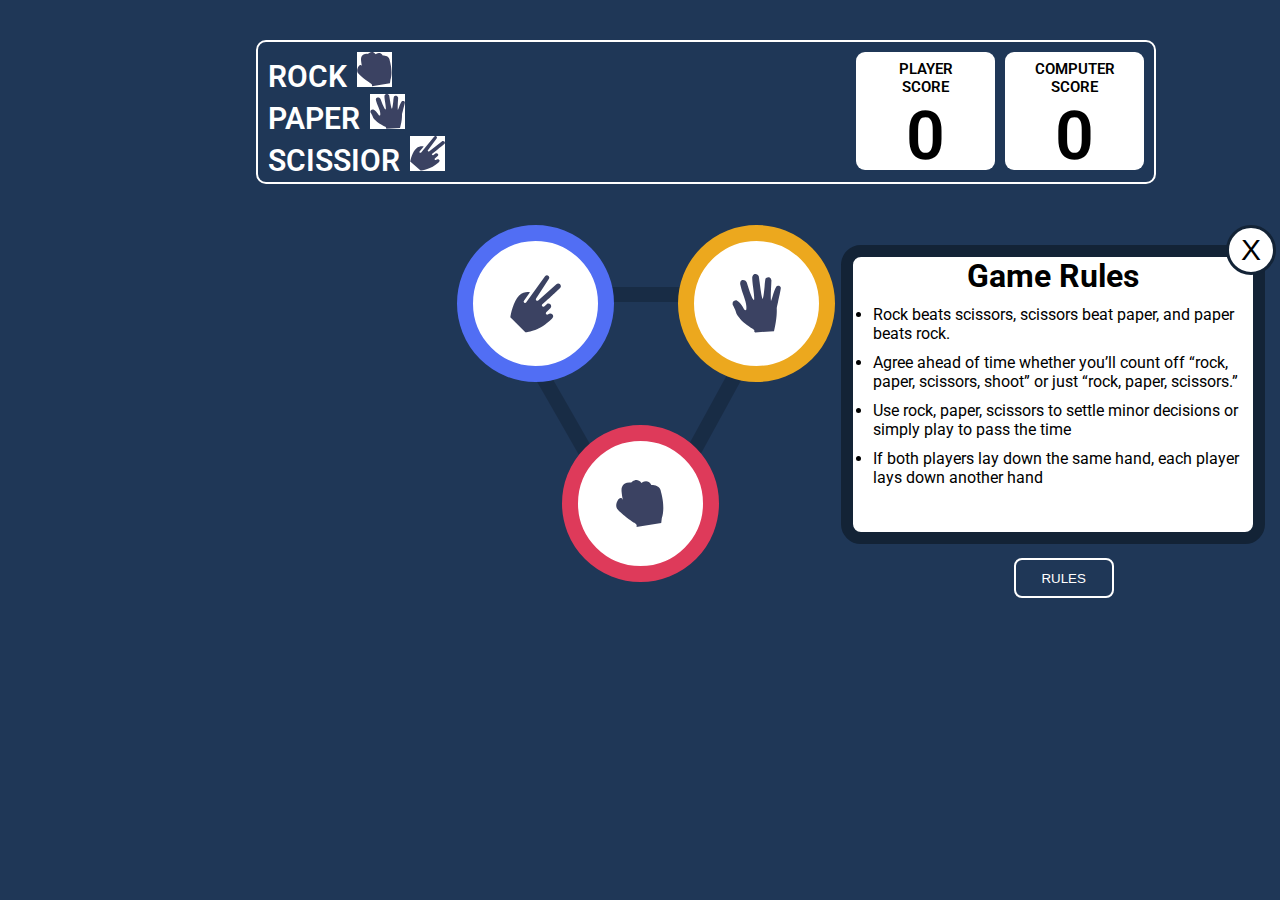
<file: index.html>
<!DOCTYPE html>
<html lang="en">
<head>
    <meta charset="UTF-8">
    <meta name="viewport" content="width=device-width, initial-scale=1.0">
    <title>Rock | Paper | Scissor</title>
    <link rel="stylesheet" href="style.css">
</head>
<body>
    <div class="container">
        <div class="header">
            <div class="name">
                <p>ROCK<span class="title_img"><img src="assets/Rock.svg"></span></p>
                <p>PAPER<span class="title_img"><img src="assets/Paper.svg"></span></p>
                <p>SCISSIOR<span class="title_img"><img src="assets/Scissors.svg"></span></p>
            </div>
            <div class="scores">
                <div class="user_score">
                    <p>PLAYER</p>
                    <p>SCORE</p>
                    <p id="num1">0</p>
                </div>
                <div class="pc_score">
                    <p>COMPUTER</p>
                    <p>SCORE</p>
                    <p id="num2">0</p>
                </div>
            </div>
        </div>
        <div class="forHand">
            <div class="hands">
                <div class=" hand paper" onclick="SeletecH('Paper')">
                    <img src="assets/Paper.svg" alt="paper" id="paper" >
                </div>

                <div class=" hand scissors" onclick="SeletecH('Scissors')">
                    <img src="assets/Scissors.svg" alt="scissors" id="scissors" >
                </div>

                <div class=" hand rock" onclick="SeletecH('Rock')">
                    <img src="assets/Rock.svg" alt="rock" id="rock" >
                </div>
            </div>
        </div>
        
        <div class="contest">
            <div class="Uplayer">
                <h1>You Picked</h1>
                <div class="userImage">
                    <img src="/assets/Paper.svg" alt="question" id="Upick">
                </div>
            </div>
            <div class="middle">
                <div class="decision">
                    <h1 id="result">YOU WON</h1>
                    <h5>AGAINST PC</h5>
                </div>
                <button class="Playagain" onclick="playAgain()">Play Again</button>
            </div>
            <div class="Ucomputer">
                <h1>PC Picked</h1>
                <div class="pcImage">
                    <img src="/assets/Rock.svg" alt="question" id="Cpick">
                </div>
            </div>
        </div>

        <div class="ruleBox">
                <button class="close" onclick="hideRule()">X</button>
                <div class="rules">
                    <h1>Game Rules</h1>
                    <ul>

                        <li>Rock beats scissors, scissors beat paper, and paper beats rock.</li>
                        <li>Agree ahead of time whether you’ll count off “rock, paper, scissors, shoot” or just “rock,
                            paper, scissors.”</li>
                        <li>Use rock, paper, scissors to settle minor decisions or simply play to pass the time</li>
                        <li>If both players lay down the same hand, each player lays down another hand</li>
                    </ul>
            </div>
        </div>
        <div class="footer">
            <button class="rules-btn" onclick="showRules()">RULES</button>
            <button class="next-btn" id="next" onclick="window.location.href = 'win.html'">NEXT</button>
        </div>
</div>
    <script src="index.js"></script>
</body>
</html>
</file>
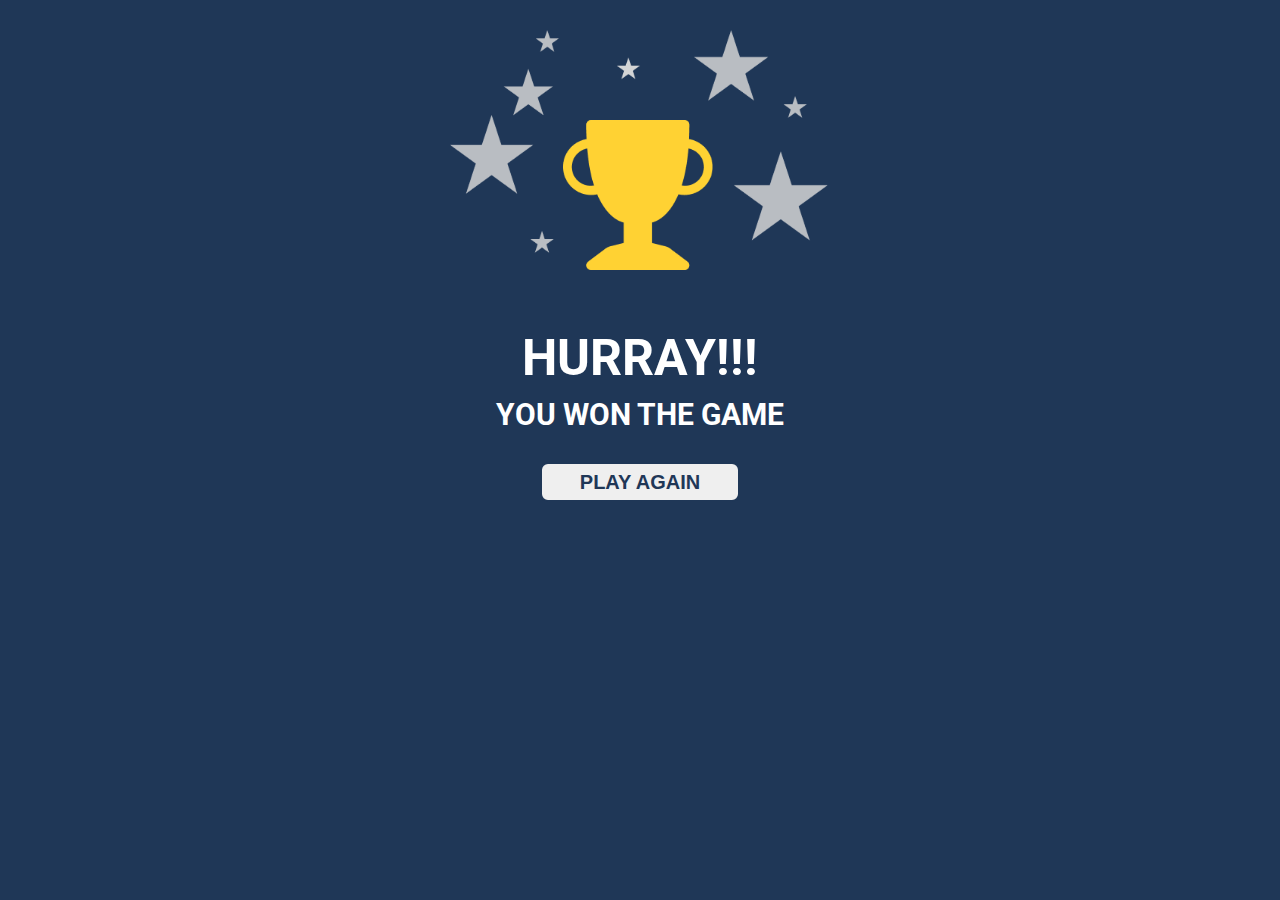
<file: win.html>
<!DOCTYPE html>
<html lang="en">
<head>
    <meta charset="UTF-8">
    <meta name="viewport" content="width=device-width, initial-scale=1.0">
    <title>Document</title>
    <link rel="stylesheet" href="win.css">
</head>
<body>
    <div class="container">
        <div class="image">
            <img class="trophy" src="assets/trophy.png">
            <img class="star" src="assets/star.png">
        </div>
        <div class="text">
            <h1>HURRAY!!!</h1>
            <h2>YOU WON THE GAME</h2>
            <button onclick="window.location.href='index.html'">PLAY AGAIN</button>
        </div>
    </div>
</body>
</html>
</file>
<file: style.css>
@import url("https://fonts.googleapis.com/css2?family=Roboto:wght@400;600&display=swap");
*{
  margin:0;
  padding: 0;
}
body{
  background-color: rgb(31, 55, 87);
  font-family: "Roboto";
}

.header{
  position: absolute;
  top: 40px;
  margin-left: 20%;
  height: 140px;
  width: 70%;
  border-radius: 10px;
  border: 2px solid #ffffff;
  display: flex;
  justify-content: space-between;
}

.scores{
  display: flex;
  margin: 10px 10px;
  font-size: 20px;
  font-weight: 600;
  font-size: 13px;
  text-align: center;
}
.name{
  margin: 10px;
  color:white;
  font-size: 30px;
  font-weight: 600;
}
.title_img img{
  height: 35px;
  width: 35px;
  background-color: #fff;
  margin-left: 10px;
}
.user_score{
  width: 139px;
  height: 110px;
  background: #ffffff;
  border-radius: 9px;
  margin-left: 10px;
  font-size: 15px;
  padding-top: 8px;
}
.pc_score{
  width: 139px;
  height: 110px;
  background: #ffffff;
  border-radius: 9px;
  margin-left: 10px;
  font-size: 15px;
  padding-top: 8px;
}
#num1,#num2{
    font-size: 68px;
}

.forHand {
  margin-top: 275px;
}

.hands {
  display: inline-flex;
  justify-content: center;
  align-items: center;
  width: 100vw;
  height: 300px;
  background-image: url("assets/bg-triangle.svg");
  background-repeat: no-repeat !important;
  background-position: center;
}
.scissors {
  position: absolute;
  top: 225px;
  right: 52%;
  background-color: #fff;
  width: 125px;
  height: 125px;
  border: 16px solid #516EF4;
  border-radius: 50%;
  display: flex;
  align-items: center;
  justify-content: center;
  
}
.paper {
  position: absolute;
  top: 225px;
  left: 53%;
  background-color: #fff;
  width: 125px;
  height: 125px;
  border: 16px solid #ECA81E;
  border-radius: 50%;
  display: flex;
  align-items: center;
  justify-content: center;
}

.rock{
  position: absolute;
  top: 425px;
  background-color: #fff;
  width: 125px;
  height: 125px;
  border: 16px solid #DE3A5A;
  border-radius: 50%;
  display: flex;
  align-items: center;
  justify-content: center;
  
}

.hands .hand {
  cursor: pointer;
  transition: all 0.3s;
}

.hands .hand:hover {
  transform: translate3d(0px, -8px, 0px);
}

.ruleBox{
  display: inline;
  position: absolute;
  top: 180px;
  right: 0;
  margin: 15px;
}

.rules{
  background-color: #fff;
  width: 400px;
  height: 275px;
  border: 12px solid rgb(19, 35, 54);
  border-radius: 20px;
}
.rules ul li{
  margin: 10px 10px 10px 20px;
}
.rules h1{
  text-align: center;
}
.ruleBox .close{
  position: relative;
  left: 385px;
  top:30px;
  background-color: #fff;
  height: 50px;
  width: 50px;
  font-size: 30px;
  border: 3px solid rgb(19, 35, 54);
  border-radius: 50%;
  cursor: pointer;
}
.ruleBox .close:hover{
  transform: translateY(-1px);
}

.footer{
  position: absolute;
  right: 13%;
  top: 550px;
}

.rules-btn{
  width: 100px;
  height: 40px;
  margin-top: 8px;
  background-color: transparent;
  color: #fff;
  border: 2px solid #fff;
  border-radius: 8px;
  cursor: pointer;
}
.rules-btn:hover{
  transform: translateY(-1px);
}
.next-btn{
  display: none;
  width: 100px;
  height: 40px;
  margin-top: 8px;
  margin-left: 25px;
  background-color: transparent;
  color: #fff;
  border: 2px solid #fff;
  border-radius: 8px;
  cursor: pointer;
}
.next-btn:hover{
  transform: translateY(-1px);
}
.contest{
  display:none;
  justify-content: space-evenly;
  color: #fff;
}
.Uplayer .userImage{
  position: absolute;
  top: 350px;
  background-color: #fff;
  width: 125px;
  height: 125px;
  border: 16px solid #ECA81E;
  border-radius: 50%;
  display: flex;
  align-items: center;
  justify-content: center;
  animation: ripple 2s linear infinite;
}
@keyframes ripple{
  0% { transform: scale(1); }
  50% { transform: scale(1.3); }
  100% { transform: scale(1); }
}
.Ucomputer .pcImage
{
  position: absolute;
  top: 350px;
  background-color: #fff;
  width: 125px;
  height: 125px;
  border: 16px solid #DE3A5A;
  border-radius: 50%;
  display: flex;
  align-items: center;
  justify-content: center;
  animation: ripple 2s linear infinite;
}
@keyframes ripple{
  0% { transform: scale(1); }
  50% { transform: scale(1.3); }
  100% { transform: scale(1); }
}
.middle .decision{
  position: relative;
  top: 80px;
}
.middle .decision h5{
  text-align: center;
}
.middle .Playagain{
  position: relative;
  left: 20px;
  top: 80px;
  width: 100px;
  height: 40px;
  margin-top: 20px;
  background-color: #fff;
  color: rgb(31, 55, 87);
  border: 2px solid rgb(31, 55, 87) ;
  border-radius: 8px;
  cursor: pointer;
  font-weight: 600;
  font-size: 15px;
}
.middle .Playagain:hover{
  transform: translateY(-1px);
}

@media screen and (max-width: 768px){

  .header{
    margin-left:auto;
    width: 100%;
  }
  .name{
    font-size: 20px;
  }
  .footer{
    right: 10%;
  }
}
</file>
<file: win.css>
@import url("https://fonts.googleapis.com/css2?family=Roboto:wght@400;600&display=swap");
*{
  margin:0;
  padding: 0;
}
body{
  background-color: rgb(31, 55, 87);
  font-family: "Roboto";
}
.container{
    width: 100vw;
    height: 100vh;
}
.trophy{
    position: relative;
    left: 44%;
    top: 120px;
    height: 150px;
}
.star{
    position: absolute;
    top: 30px;
    left: 35%;
    height: 225px;
}

.text{
    position: relative;
    top: 175px;
    text-align: center;
}
.text h1{
    color: #fff;
    font-size: 50px;
    margin-bottom: 10px;
}

.text h2{
    color: #fff;
    font-size: 30px;
}

.text button{
    margin-top: 30px;
    height: 40px;
    width: 200px;
    font-size: 20px;
    font-weight: 600;
    cursor: pointer;
    border: 2px solid rgb(31, 55, 87);
    border-radius: 8px;
    color: rgb(31, 55, 87);
}

.text button:hover{
    transform: translateY(-1px);
}

@media screen and (max-width: 768px){
    .star{
        left: 15%;
    }
    .trophy{
        left: 38%;
    }
}
</file>
